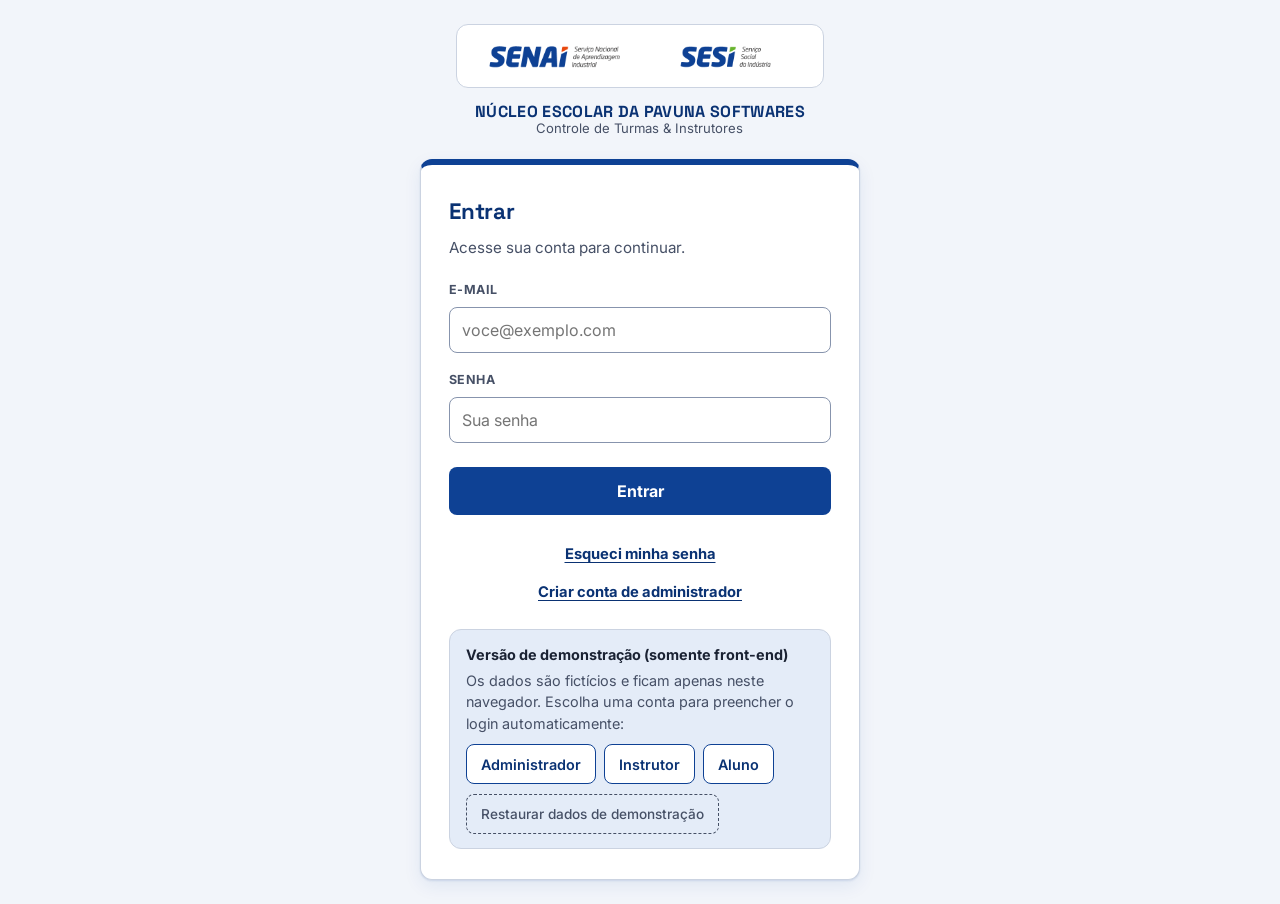
<file: index.html>
<!DOCTYPE html>
<html lang="pt-BR">
<head>
<meta charset="UTF-8">
<meta name="viewport" content="width=device-width, initial-scale=1.0">
<title>Entrar · SISGED · Pavuna Softwares</title>
<link rel="preconnect" href="https://fonts.googleapis.com">
<link href="https://fonts.googleapis.com/css2?family=Space+Grotesk:wght@500;600;700&family=Inter:wght@400;500;600;700&family=IBM+Plex+Mono:wght@500&display=swap" rel="stylesheet">
<link rel="stylesheet" href="css/auth.css">
</head>
<body class="auth-body" data-raiz="">

  <div vw class="enabled">
    <div vw-access-button class="active" title="Ativar VLibras (tradução para Libras)"></div>
    <div vw-plugin-wrapper><div class="vw-plugin-top-wrapper"></div></div>
  </div>
  <script src="https://vlibras.gov.br/app/vlibras-plugin.js"></script>
  <script>if (window.VLibras) { new window.VLibras.Widget('https://vlibras.gov.br/app'); }</script>

<main class="auth-wrap">
  <div class="auth-brand">
    <div class="auth-brand-icon">
      <img src="img/senai-logo.png" alt="Logotipo do SENAI">
      <img src="img/sesi-logo.png" alt="Logotipo do SESI">
    </div>
    <div class="auth-brand-text">
      <strong>NÚCLEO ESCOLAR DA PAVUNA SOFTWARES</strong>
      <span>Controle de Turmas &amp; Instrutores</span>
    </div>
  </div>

  <div class="auth-card">
    <h1>Entrar</h1>
    <p class="auth-sub">Acesse sua conta para continuar.</p>

    <div class="auth-alert" id="loginAlerta" role="alert"></div>

    <form id="formLogin" novalidate>
      <div class="auth-field">
        <label for="email">E-mail</label>
        <input type="email" id="email" placeholder="voce@exemplo.com" autocomplete="username" required aria-required="true">
        <span class="auth-error" id="email-erro"></span>
      </div>

      <div class="auth-field">
        <label for="senha">Senha</label>
        <input type="password" id="senha" placeholder="Sua senha" autocomplete="current-password" required aria-required="true">
        <span class="auth-error" id="senha-erro"></span>
      </div>

      <button type="submit" class="auth-submit">Entrar</button>
    </form>

    <p class="auth-footer"><a href="pages/esqueci-senha.html">Esqueci minha senha</a><br><a href="pages/cadastro.html">Criar conta de administrador</a></p>

    <section class="demo-box" id="contasDemo" aria-labelledby="demoTitulo">
      <strong id="demoTitulo">Versão de demonstração (somente front-end)</strong>
      <p>Os dados são fictícios e ficam apenas neste navegador. Escolha uma conta para preencher o login automaticamente:</p>
      <div class="demo-lista"></div>
      <button type="button" class="demo-reset" id="btnRestaurarDemo">Restaurar dados de demonstração</button>
    </section>
  </div>
</main>

<script src="js/dados-iniciais.js"></script>
<script src="js/api-simulada.js"></script>
<script src="js/auth.js"></script>
</body>
</html>
</file>
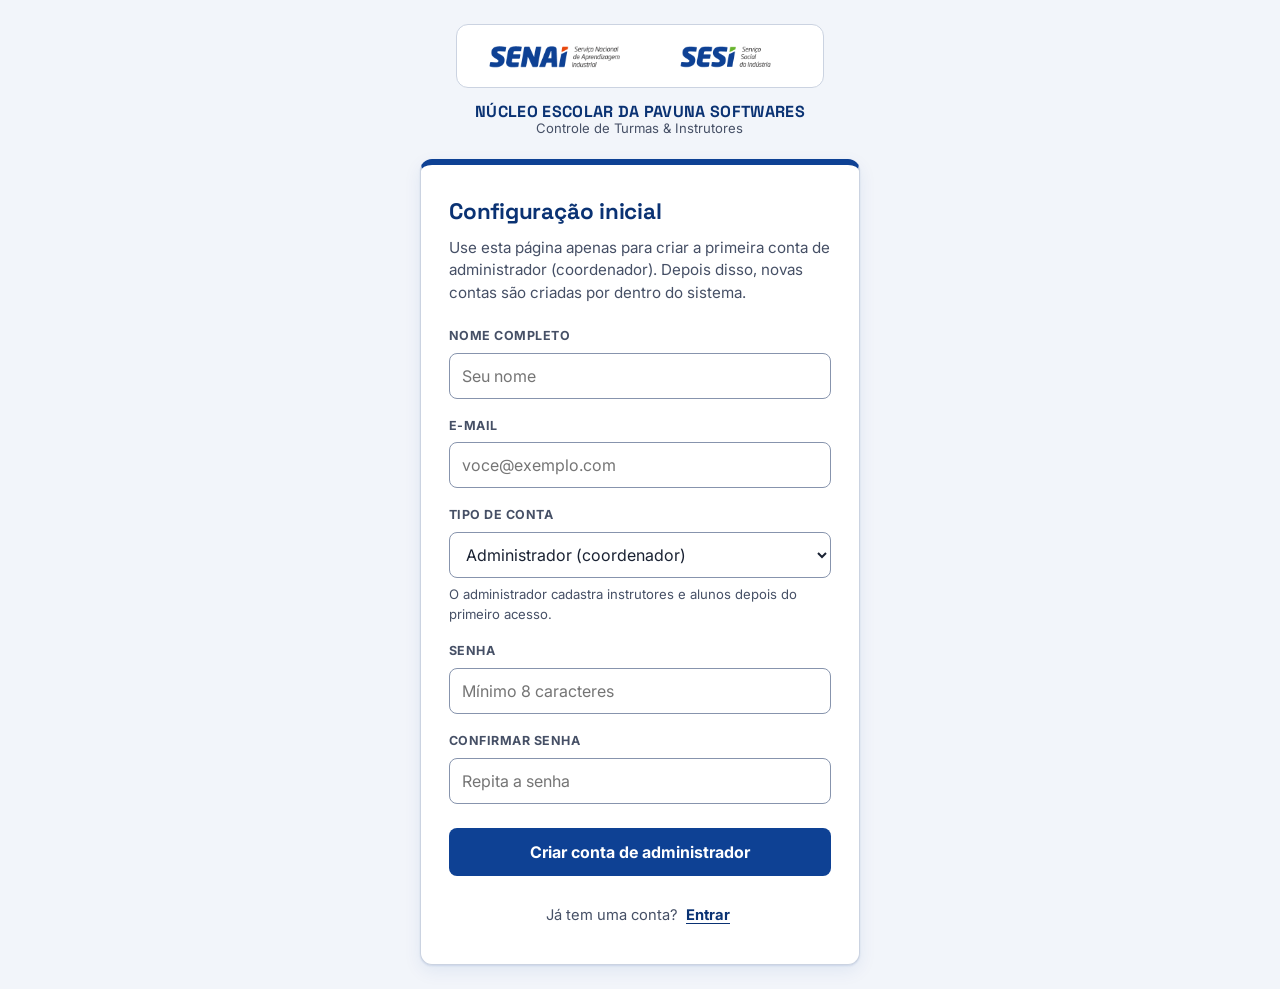
<file: pages/cadastro.html>
<!DOCTYPE html>
<html lang="pt-BR">
<head>
<meta charset="UTF-8">
<meta name="viewport" content="width=device-width, initial-scale=1.0">
<title>Configuração inicial · Pavuna Softwares</title>
<link rel="preconnect" href="https://fonts.googleapis.com">
<link href="https://fonts.googleapis.com/css2?family=Space+Grotesk:wght@500;600;700&family=Inter:wght@400;500;600;700&family=IBM+Plex+Mono:wght@500&display=swap" rel="stylesheet">
<link rel="stylesheet" href="../css/auth.css">
</head>
<body class="auth-body" data-raiz="../">

  <div vw class="enabled">
    <div vw-access-button class="active" title="Ativar VLibras (tradução para Libras)"></div>
    <div vw-plugin-wrapper><div class="vw-plugin-top-wrapper"></div></div>
  </div>
  <script src="https://vlibras.gov.br/app/vlibras-plugin.js"></script>
  <script>if (window.VLibras) { new window.VLibras.Widget('https://vlibras.gov.br/app'); }</script>

<main class="auth-wrap">
  <div class="auth-brand">
    <div class="auth-brand-icon">
      <img src="../img/senai-logo.png" alt="Logotipo do SENAI">
      <img src="../img/sesi-logo.png" alt="Logotipo do SESI">
    </div>
    <div class="auth-brand-text">
      <strong>NÚCLEO ESCOLAR DA PAVUNA SOFTWARES</strong>
      <span>Controle de Turmas &amp; Instrutores</span>
    </div>
  </div>

  <div class="auth-card">
    <h1>Configuração inicial</h1>
    <p class="auth-sub">Use esta página apenas para criar a primeira conta de administrador (coordenador). Depois disso, novas contas são criadas por dentro do sistema.</p>

    <div class="auth-alert" id="cadastroAlerta" role="alert"></div>

    <form id="formCadastro" novalidate>
      <div class="auth-field">
        <label for="nome">Nome completo</label>
        <input type="text" id="nome" placeholder="Seu nome" autocomplete="name" required aria-required="true">
        <span class="auth-error" id="nome-erro"></span>
      </div>

      <div class="auth-field">
        <label for="email">E-mail</label>
        <input type="email" id="email" placeholder="voce@exemplo.com" autocomplete="email" required aria-required="true">
        <span class="auth-error" id="email-erro"></span>
      </div>

      <div class="auth-field">
        <label for="tipo">Tipo de conta</label>
        <select id="tipo">
          <option value="coordenador">Administrador (coordenador)</option>
        </select>
        <span class="auth-hint">O administrador cadastra instrutores e alunos depois do primeiro acesso.</span>
      </div>

      <div class="auth-field">
        <label for="senha">Senha</label>
         <input type="password" id="senha" placeholder="Mínimo 8 caracteres" autocomplete="new-password" required aria-required="true">
        <span class="auth-error" id="senha-erro"></span>
      </div>

      <div class="auth-field">
        <label for="confirmarSenha">Confirmar senha</label>
        <input type="password" id="confirmarSenha" placeholder="Repita a senha" autocomplete="new-password" required aria-required="true">
        <span class="auth-error" id="confirmarSenha-erro"></span>
      </div>

      <button type="submit" class="auth-submit">Criar conta de administrador</button>
    </form>

    <p class="auth-footer">Já tem uma conta? <a href="../index.html">Entrar</a></p>
  </div>
</main>

<script src="../js/dados-iniciais.js"></script>
<script src="../js/api-simulada.js"></script>
<script src="../js/auth.js"></script>
</body>
</html>
</file>
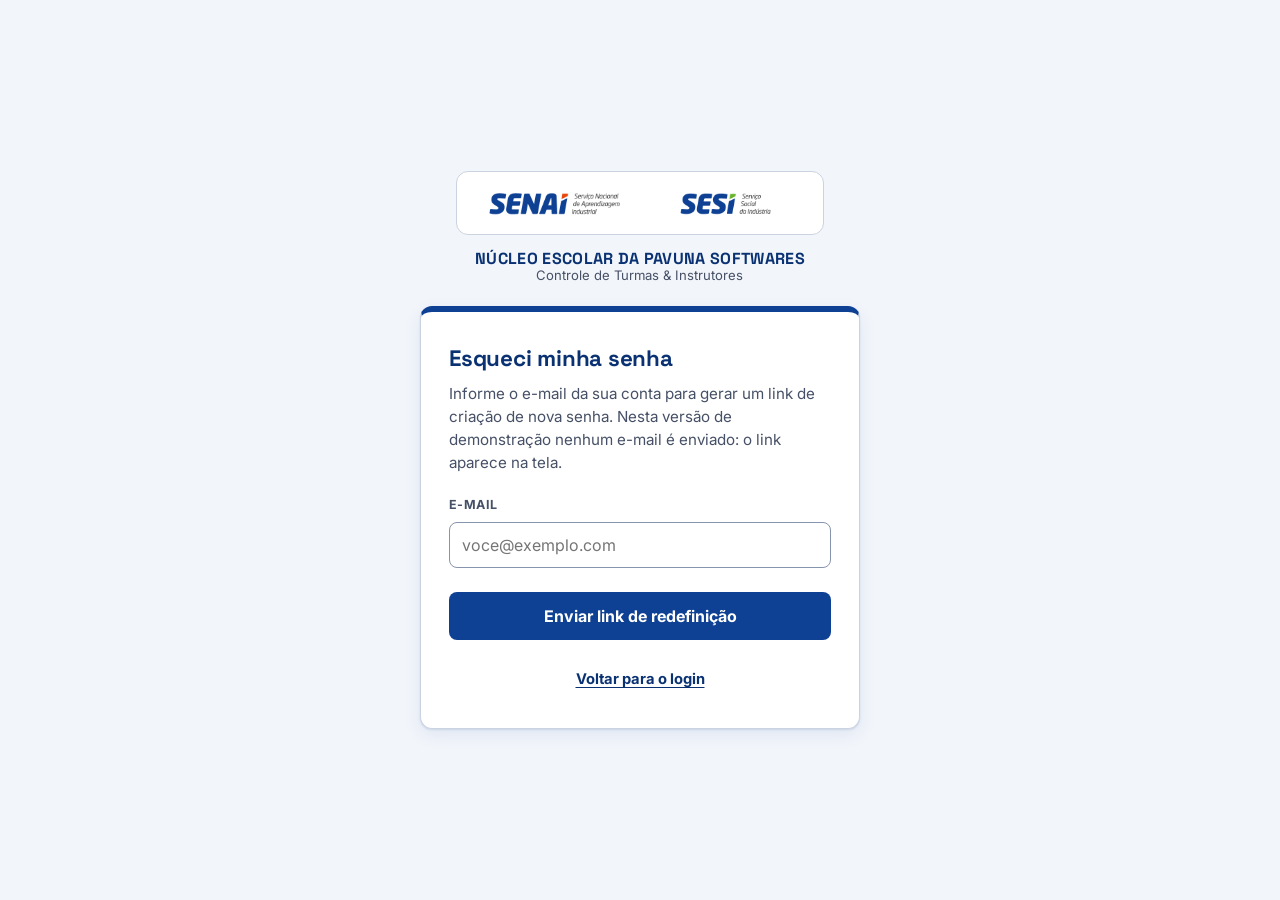
<file: pages/esqueci-senha.html>
<!DOCTYPE html>
<html lang="pt-BR">
<head>
<meta charset="UTF-8">
<meta name="viewport" content="width=device-width, initial-scale=1.0">
<title>Esqueci minha senha · Pavuna Softwares</title>
<link rel="preconnect" href="https://fonts.googleapis.com">
<link href="https://fonts.googleapis.com/css2?family=Space+Grotesk:wght@500;600;700&family=Inter:wght@400;500;600;700&family=IBM+Plex+Mono:wght@500&display=swap" rel="stylesheet">
<link rel="stylesheet" href="../css/auth.css">
</head>
<body class="auth-body" data-raiz="../">

  <div vw class="enabled">
    <div vw-access-button class="active" title="Ativar VLibras (tradução para Libras)"></div>
    <div vw-plugin-wrapper><div class="vw-plugin-top-wrapper"></div></div>
  </div>
  <script src="https://vlibras.gov.br/app/vlibras-plugin.js"></script>
  <script>if (window.VLibras) { new window.VLibras.Widget('https://vlibras.gov.br/app'); }</script>

<main class="auth-wrap">
  <div class="auth-brand">
    <div class="auth-brand-icon">
      <img src="../img/senai-logo.png" alt="Logotipo do SENAI">
      <img src="../img/sesi-logo.png" alt="Logotipo do SESI">
    </div>
    <div class="auth-brand-text">
      <strong>NÚCLEO ESCOLAR DA PAVUNA SOFTWARES</strong>
      <span>Controle de Turmas &amp; Instrutores</span>
    </div>
  </div>

  <div class="auth-card">
    <h1>Esqueci minha senha</h1>
    <p class="auth-sub">Informe o e-mail da sua conta para gerar um link de criação de nova senha. Nesta versão de demonstração nenhum e-mail é enviado: o link aparece na tela.</p>

    <div class="auth-alert" id="esqueciAlerta" role="alert"></div>

    <form id="formEsqueci" novalidate>
      <div class="auth-field">
        <label for="email">E-mail</label>
        <input type="email" id="email" placeholder="voce@exemplo.com" autocomplete="email" required aria-required="true">
        <span class="auth-error" id="email-erro"></span>
      </div>
      <button type="submit" class="auth-submit">Enviar link de redefinição</button>
    </form>

    <p class="auth-footer"><a href="../index.html">Voltar para o login</a></p>
  </div>
</main>

<script src="../js/dados-iniciais.js"></script>
<script src="../js/api-simulada.js"></script>
<script src="../js/auth.js"></script>
</body>
</html>
</file>
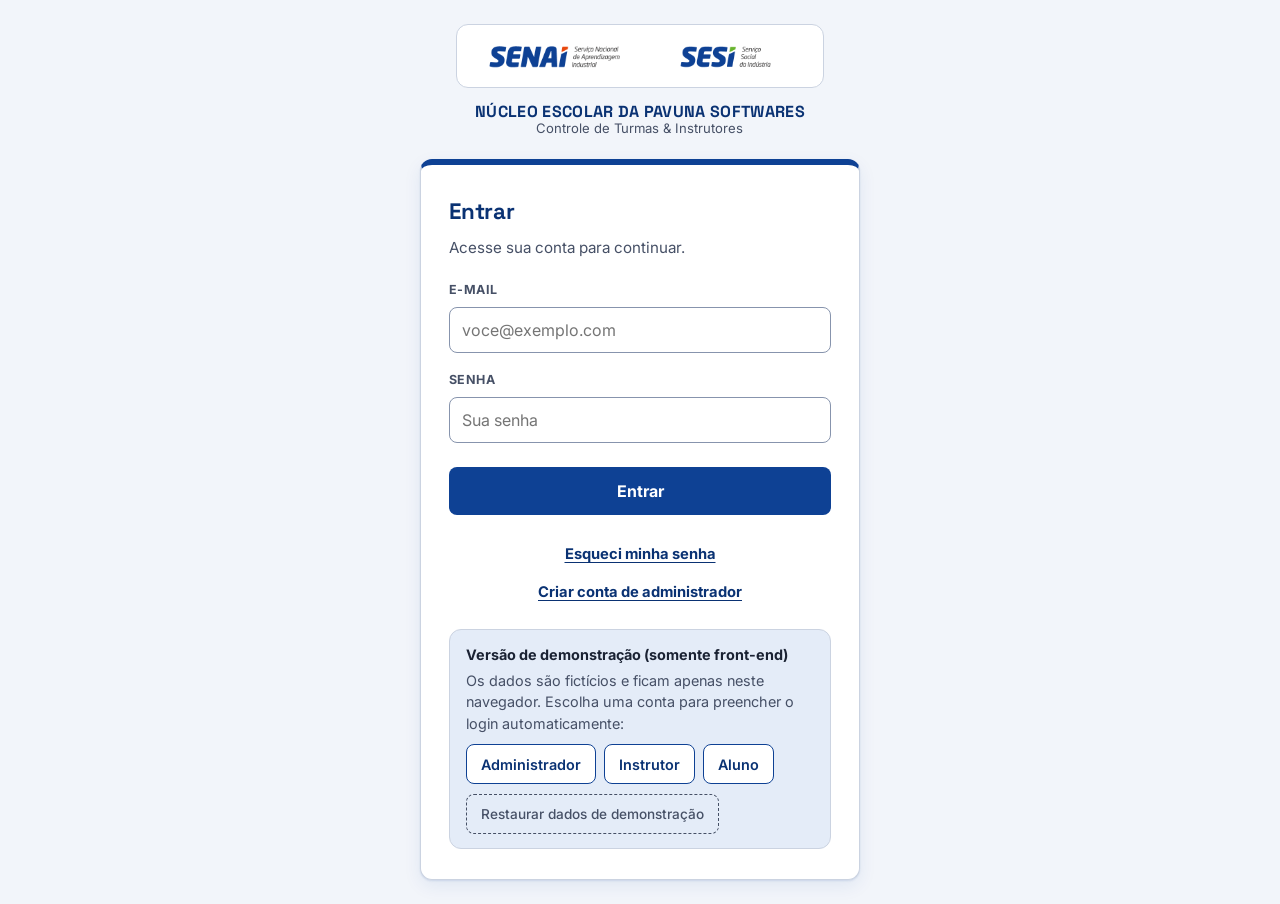
<file: pages/grade.html>
<!DOCTYPE html>
<html lang="pt-BR">
<head>
<meta charset="UTF-8">
<meta name="viewport" content="width=device-width, initial-scale=1.0">
<title>Grade da semana · SISGED · Pavuna Softwares</title>
<link rel="preconnect" href="https://fonts.googleapis.com">
<link href="https://fonts.googleapis.com/css2?family=Space+Grotesk:wght@500;600;700&family=Inter:wght@400;500;600;700&family=IBM+Plex+Mono:wght@500&display=swap" rel="stylesheet">
<link rel="stylesheet" href="../css/style.css">
</head>
<body>

  <a href="#conteudo-principal" class="skip-link">Pular para o conteúdo principal</a>

  <div vw class="enabled">
    <div vw-access-button class="active" title="Ativar VLibras (tradução para Libras)"></div>
    <div vw-plugin-wrapper><div class="vw-plugin-top-wrapper"></div></div>
  </div>
  <script src="https://vlibras.gov.br/app/vlibras-plugin.js"></script>
  <script>if (window.VLibras) { new window.VLibras.Widget('https://vlibras.gov.br/app'); }</script>

<header class="topbar">
  <div class="brand">
    <div class="brand-text">
      <strong>NÚCLEO ESCOLAR DA PAVUNA SOFTWARES</strong>
      <span>Controle de Turmas &amp; Instrutores</span>
    </div>
  </div>

  <nav class="tabs" id="tabs" aria-label="Seções do sistema">
    <button type="button" class="tab active" data-view="grade" aria-current="page">Grade da Semana</button>
    <div class="por-perfil" data-perfis="coordenador,instrutor">
    <button type="button" class="tab" data-view="instrutores">Instrutores</button>
    <button type="button" class="tab" data-view="alunos">Alunos</button>
    </div>
    <div class="por-perfil" data-perfis="coordenador,instrutor">
    <button type="button" class="tab" data-view="relatorios">Relatórios</button>
    </div>
    <div class="por-perfil" data-perfis="coordenador">
    <button type="button" class="tab" data-view="cadastro-instrutor">Cadastrar Instrutor</button>
    </div>
    <div class="por-perfil" data-perfis="coordenador,instrutor">
    <button type="button" class="tab" data-view="cadastro-aluno">Cadastrar Aluno</button>
    </div>
  </nav>

  <div class="perfil-area">
    <button type="button" class="perfil-icon" id="perfilBtn" aria-expanded="false" aria-controls="perfilDropdown" aria-label="Menu da conta">
      <span class="perfil-iniciais" id="perfilIniciais" aria-hidden="true"></span>
    </button>
    <div class="perfil-dropdown" id="perfilDropdown" hidden>
      <div class="perfil-nome" id="perfilNomeMenu"></div>
      <div class="perfil-tipo" id="perfilTipoMenu"></div>
      <button type="button" class="perfil-link" id="btnAlterarSenha">Alterar senha</button>
      <a class="perfil-link perfil-sair js-sair" href="../index.html">Sair do sistema</a>
    </div>
  </div>

  <button type="button" class="menu-toggle" id="menuToggle" aria-expanded="false" aria-controls="mobilePanel" aria-label="Abrir menu de navegação">
    <span aria-hidden="true"></span><span aria-hidden="true"></span><span aria-hidden="true"></span>
  </button>
</header>

<div class="mobile-panel" id="mobilePanel">
  <nav aria-label="Seções do sistema (menu móvel)">
    <button type="button" class="mobile-link" data-view="grade" aria-current="page">Grade da Semana</button>
    <div class="por-perfil" data-perfis="coordenador,instrutor">
    <button type="button" class="mobile-link" data-view="instrutores">Instrutores</button>
    <button type="button" class="mobile-link" data-view="alunos">Alunos</button>
    </div>
    <span class="por-perfil" data-perfis="coordenador,instrutor"><button type="button" class="mobile-link" data-view="relatorios">Relatórios</button></span>
    <span class="por-perfil" data-perfis="coordenador"><button type="button" class="mobile-link" data-view="cadastro-instrutor">Cadastrar Instrutor</button></span>
    <span class="por-perfil" data-perfis="coordenador,instrutor"><button type="button" class="mobile-link" data-view="cadastro-aluno">Cadastrar Aluno</button></span>
    <button type="button" class="mobile-link" id="btnAlterarSenhaMobile">Alterar senha</button>
    <a class="mobile-link mobile-sair js-sair" href="../index.html">Sair do Sistema</a>
  </nav>
</div>

<main id="conteudo-principal" tabindex="-1">

  <noscript><p class="aviso aviso-erro">Este sistema precisa de JavaScript ativado para carregar a grade, as listas e os relatórios.</p></noscript>

  <div class="aviso" id="avisoGlobal" role="status" aria-live="polite" hidden></div>
  <div class="sr-only" id="anuncioSr" role="status" aria-live="polite" aria-atomic="true"></div>
  <div class="print-only print-meta" id="printMeta"></div>

  <!-- VIEW: GRADE DA SEMANA -->
  <section class="view active" id="view-grade" aria-labelledby="titulo-grade">
    <div class="view-head">
      <h1 id="titulo-grade" tabindex="-1">Grade da semana</h1>
      <p>Turmas em andamento por dia e turno. Escolha uma data para ver semanas passadas, a atual ou futuras. Toque numa turma para ver detalhes.</p>
    </div>

    <div class="filters" role="group" aria-label="Filtros da grade da semana">
      <div class="field">
        <label for="filtroData">Data (dia/mês/ano)</label>
        <input type="date" id="filtroData">
      </div>
      <div class="btn-group" role="group" aria-label="Navegar entre semanas">
        <button type="button" class="btn btn-outline" id="btnSemanaAnterior"><span aria-hidden="true">←</span> Semana anterior</button>
        <button type="button" class="btn btn-outline" id="btnHoje">Hoje</button>
        <button type="button" class="btn btn-outline" id="btnSemanaSeguinte">Próxima semana <span aria-hidden="true">→</span></button>
      </div>

      <div class="field">
        <label for="filtroTurno">Turno</label>
        <select id="filtroTurno">
          <option value="todos">Todos os turnos</option>
          <option value="manha">Manhã</option>
          <option value="tarde">Tarde</option>
          <option value="noite">Noite</option>
        </select>
      </div>
      <div class="field">
        <label for="filtroDiaSemana">Dia da semana</label>
        <select id="filtroDiaSemana">
          <option value="todos">Todos os dias</option>
          <option value="0">Segunda-feira</option>
          <option value="1">Terça-feira</option>
          <option value="2">Quarta-feira</option>
          <option value="3">Quinta-feira</option>
          <option value="4">Sexta-feira</option>
          <option value="5">Sábado</option>
        </select>
      </div>
      <div class="field">
        <label for="filtroInstrutorGrade">Instrutor</label>
        <select id="filtroInstrutorGrade"><option value="todos">Todos os instrutores</option></select>
      </div>
      <div class="field">
        <label for="filtroTurmaGrade">Turma</label>
        <select id="filtroTurmaGrade"><option value="todos">Todas as turmas</option></select>
      </div>
      <div class="field">
        <label for="filtroSalaGrade">Sala</label>
        <select id="filtroSalaGrade"><option value="todos">Todas as salas</option></select>
      </div>
      <button type="button" class="btn btn-outline" id="btnLimparGrade">Limpar filtros</button>
    </div>

    <div class="toolbar">
      <div class="legend" role="group" aria-label="Legenda das cores dos turnos">
        <span class="dot dot-manha" aria-hidden="true"></span> Manhã
        <span class="dot dot-tarde" aria-hidden="true"></span> Tarde
        <span class="dot dot-noite" aria-hidden="true"></span> Noite
      </div>
      <div class="btn-group report-bar" role="group" aria-label="Relatório da grade">
        <button type="button" class="btn btn-primary js-relatorio" data-view="grade">Gerar relatório</button>
        <button type="button" class="btn btn-outline js-imprimir">Imprimir / salvar PDF</button>
      </div>
    </div>

    <p class="periodo-label" id="periodoGrade" role="status" aria-live="polite"></p>

    <div class="grade-scroll" tabindex="0" role="region" aria-label="Tabela da grade da semana (role para os lados se necessário)">
      <table class="grade" id="tabelaGrade">
        <caption class="sr-only" id="capGrade">Grade semanal de aulas por dia e turno</caption>
        <thead>
          <tr>
            <th scope="col" class="col-dia">Dia</th>
            <th scope="col" id="th-manha">Manhã</th>
            <th scope="col" id="th-tarde">Tarde</th>
            <th scope="col" id="th-noite">Noite</th>
          </tr>
        </thead>
        <tbody id="corpoGrade"></tbody>
      </table>
    </div>
    <p class="empty-state" id="vazioGrade" hidden>Nenhuma aula encontrada nesta semana com os filtros escolhidos.</p>

    <div class="page-logos">
      <img src="../img/senai-logo.png" alt="Logotipo do SENAI">
      <img src="../img/sesi-logo.png" alt="Logotipo do SESI">
    </div>
  </section>

  <div class="por-perfil" data-perfis="coordenador,instrutor">
  <!-- VIEW: INSTRUTORES -->
  <section class="view" id="view-instrutores" aria-labelledby="titulo-instrutores">
    <div class="view-head">
      <h1 id="titulo-instrutores" tabindex="-1">Consulta de instrutores</h1>
      <p>Escolha o instrutor e o período (data inicial e final) para ver as aulas e a carga horária por matéria.</p>
    </div>

    <div class="filters" role="group" aria-label="Filtros de instrutores">
      <div class="field">
        <label for="filtroInstrutor">Instrutor</label>
        <select id="filtroInstrutor"><option value="todos">Todos os instrutores</option></select>
      </div>
      <div class="field">
        <label for="instrDataIni">Data inicial</label>
        <input type="date" id="instrDataIni">
      </div>
      <div class="field">
        <label for="instrDataFim">Data final</label>
        <input type="date" id="instrDataFim">
      </div>
      <button type="button" class="btn btn-outline" id="btnLimparInstr">Limpar filtros</button>
    </div>

    <div class="toolbar">
      <div class="btn-group report-bar" role="group" aria-label="Relatório de instrutores">
        <button type="button" class="btn btn-primary js-relatorio" data-view="instrutores">Gerar relatório</button>
        <button type="button" class="btn btn-outline js-imprimir">Imprimir / salvar PDF</button>
      </div>
      <div class="por-perfil" data-perfis="coordenador">
      <div class="btn-group" role="group" aria-label="Ações de administrador sobre o instrutor selecionado">
        <button type="button" class="btn btn-warning" id="btnStatusInstrutor">Desativar instrutor selecionado</button>
        <button type="button" class="btn btn-danger" id="btnDeletarInstrutorSelecionado">Excluir instrutor selecionado</button>
      </div>
      </div>
    </div>

    <p class="periodo-label" id="resumoInstrutor" role="status" aria-live="polite"></p>
    <p class="aviso aviso-erro" id="erroPeriodoInstr" role="alert" hidden></p>

    <h2 class="section-title" id="tituloCarga">Carga horária por matéria</h2>
    <div class="table-wrap" tabindex="0" role="region" aria-labelledby="tituloCarga">
      <table class="lista" id="tabelaCarga">
        <thead>
          <tr>
            <th scope="col">Instrutor</th>
            <th scope="col">Matéria</th>
            <th scope="col">Turma</th>
            <th scope="col" class="num">Aulas no período</th>
            <th scope="col" class="num">Carga horária</th>
          </tr>
        </thead>
        <tbody></tbody>
        <tfoot></tfoot>
      </table>
    </div>

    <h2 class="section-title" id="tituloAulasInstr">Aulas no período</h2>
    <div class="table-wrap" tabindex="0" role="region" aria-labelledby="tituloAulasInstr">
      <table class="lista" id="tabelaInstrutor">
        <thead>
          <tr>
            <th scope="col">Instrutor</th>
            <th scope="col">Dia</th>
            <th scope="col">Turno</th>
            <th scope="col">Turma</th>
            <th scope="col">Matéria</th>
            <th scope="col">Sala</th>
            <th scope="col">Vigência</th>
            <th scope="col">Status</th>
            <th scope="col" class="num">Carga horária no período</th>
          </tr>
        </thead>
        <tbody></tbody>
      </table>
    </div>
    <p class="empty-state" id="vazioInstrutor" hidden>Nenhuma aula encontrada para esse instrutor no período escolhido.</p>

    <div class="page-logos">
      <img src="../img/senai-logo.png" alt="Logotipo do SENAI">
      <img src="../img/sesi-logo.png" alt="Logotipo do SESI">
    </div>
  </section>

  <!-- VIEW: ALUNOS -->
  <section class="view" id="view-alunos" aria-labelledby="titulo-alunos">
    <div class="view-head">
      <h1 id="titulo-alunos" tabindex="-1">Consulta de alunos</h1>
      <p>Situação de matrícula e frequência. Filtre por aluno, turma ou sala.</p>
    </div>

    <div class="filters" role="group" aria-label="Filtros de alunos">
      <div class="field">
        <label for="filtroAlunoSelect">Aluno (por nome)</label>
        <select id="filtroAlunoSelect"><option value="todos">Todos os alunos</option></select>
      </div>
      <div class="field">
        <label for="filtroTurmaAluno">Turma</label>
        <select id="filtroTurmaAluno"><option value="todos">Todas as turmas</option></select>
      </div>
      <div class="field">
        <label for="filtroSalaAluno">Sala</label>
        <select id="filtroSalaAluno"><option value="todos">Todas as salas</option></select>
      </div>
      <button type="button" class="btn btn-outline" id="btnLimparAlunos">Limpar filtros</button>
    </div>

    <div class="toolbar">
      <div class="btn-group report-bar" role="group" aria-label="Relatório de alunos">
        <button type="button" class="btn btn-primary js-relatorio" data-view="alunos">Gerar relatório</button>
        <button type="button" class="btn btn-outline js-imprimir">Imprimir / salvar PDF</button>
      </div>
      <div class="por-perfil" data-perfis="coordenador">
      <div class="btn-group" role="group" aria-label="Ações de administrador sobre o aluno selecionado">
        <button type="button" class="btn btn-warning" id="btnStatusAluno">Desativar aluno selecionado</button>
        <button type="button" class="btn btn-danger" id="btnDeletarAlunoSelecionado">Excluir aluno selecionado</button>
      </div>
      </div>
    </div>

    <p class="periodo-label" id="resumoAlunos" role="status" aria-live="polite"></p>
    <ul class="cards-alunos" id="listaAlunos" aria-label="Lista de alunos"></ul>
    <p class="empty-state" id="vazioAluno" hidden>Nenhum aluno encontrado com esses filtros.</p>

    <div class="page-logos">
      <img src="../img/senai-logo.png" alt="Logotipo do SENAI">
      <img src="../img/sesi-logo.png" alt="Logotipo do SESI">
    </div>
  </section>
  </div>

  <div class="por-perfil" data-perfis="coordenador,instrutor">
  <!-- VIEW: RELATÓRIOS -->
  <section class="view" id="view-relatorios" aria-labelledby="titulo-relatorios">
    <div class="view-head">
      <h1 id="titulo-relatorios" tabindex="-1">Relatório de instrutor</h1>
      <p>Resumo de aulas confirmadas, canceladas e de reposição por instrutor.</p>
    </div>
    <div class="filters" role="group" aria-label="Filtros do relatório">
      <div class="por-perfil" data-perfis="coordenador">
      <div class="field">
        <label for="relatorioInstrutor">Instrutor</label>
        <select id="relatorioInstrutor"></select>
      </div>
      </div>
      <button type="button" class="btn btn-primary" id="gerarRelatorio">Gerar relatório</button>
      <button type="button" class="btn btn-outline" id="exportarRelatorio">Exportar CSV</button>
    </div>
    <div id="relatorioResumo" class="relatorio-resumo" role="region" aria-live="polite" aria-label="Resumo do relatório"></div>
    <div class="table-wrap" tabindex="0" role="region" aria-label="Aulas do relatório">
      <table class="lista" id="tabelaRelatorio">
        <thead>
          <tr>
            <th scope="col">Dia</th>
            <th scope="col">Turno</th>
            <th scope="col">Turma</th>
            <th scope="col">Sala</th>
            <th scope="col">Status</th>
          </tr>
        </thead>
        <tbody></tbody>
      </table>
    </div>

    <div class="page-logos">
      <img src="../img/senai-logo.png" alt="Logotipo do SENAI">
      <img src="../img/sesi-logo.png" alt="Logotipo do SESI">
    </div>
  </section>
  </div>

  <div class="por-perfil" data-perfis="coordenador">
  <!-- VIEW: CADASTRAR INSTRUTOR -->
  <section class="view" id="view-cadastro-instrutor" aria-labelledby="titulo-cad-instrutor">
    <div class="view-head">
      <h1 id="titulo-cad-instrutor" tabindex="-1">Cadastrar instrutor</h1>
      <p>Somente administradores podem criar contas de instrutor.</p>
    </div>
    <div class="form-card">
      <div class="auth-alert" id="alertaCadastroInstrutor" role="alert"></div>
      <form id="formCadastroInstrutor" class="form-stack" novalidate>
        <div class="auth-field">
          <label for="ciNome">Nome completo</label>
          <input type="text" id="ciNome" name="nome" required aria-required="true" autocomplete="off">
        </div>
        <div class="auth-field">
          <label for="ciEmail">E-mail</label>
          <input type="email" id="ciEmail" name="email" required aria-required="true" autocomplete="off">
        </div>
        <div class="auth-field">
          <label for="ciSenha">Senha provisória</label>
          <input type="password" id="ciSenha" name="senha" required aria-required="true" aria-describedby="ciSenhaDica" autocomplete="new-password">
           <span class="auth-hint" id="ciSenhaDica">Mínimo de 8 caracteres. A pessoa poderá trocar depois em “Alterar senha”.</span>
        </div>
        <div class="form-actions">
          <button type="submit" class="btn btn-primary btn-lg">Cadastrar instrutor</button>
        </div>
      </form>
    </div>

    <div class="page-logos">
      <img src="../img/senai-logo.png" alt="Logotipo do SENAI">
      <img src="../img/sesi-logo.png" alt="Logotipo do SESI">
    </div>
  </section>
  </div>

  <div class="por-perfil" data-perfis="coordenador,instrutor">
  <!-- VIEW: CADASTRAR ALUNO -->
  <section class="view" id="view-cadastro-aluno" aria-labelledby="titulo-cad-aluno">
    <div class="view-head">
      <h1 id="titulo-cad-aluno" tabindex="-1">Cadastrar aluno</h1>
      <p>Administradores e instrutores podem matricular novos alunos.</p>
    </div>
    <div class="form-card">
      <div class="auth-alert" id="alertaCadastroAluno" role="alert"></div>
      <form id="formCadastroAluno" class="form-stack" novalidate>
        <div class="auth-field">
          <label for="caNome">Nome completo</label>
          <input type="text" id="caNome" name="nome" required aria-required="true" autocomplete="off">
        </div>
        <div class="auth-field">
          <label for="caEmail">E-mail</label>
          <input type="email" id="caEmail" name="email" required aria-required="true" autocomplete="off">
        </div>
        <div class="auth-field">
          <label for="caSenha">Senha provisória</label>
          <input type="password" id="caSenha" name="senha" required aria-required="true" aria-describedby="caSenhaDica" autocomplete="new-password">
           <span class="auth-hint" id="caSenhaDica">Mínimo de 8 caracteres. A pessoa poderá trocar depois em “Alterar senha”.</span>
        </div>
        <div class="auth-field">
          <label for="caTurma">Turma</label>
          <select id="caTurma" name="turma" required aria-required="true"></select>
        </div>
        <div class="form-actions">
          <button type="submit" class="btn btn-primary btn-lg">Cadastrar aluno</button>
        </div>
      </form>
    </div>

    <div class="page-logos">
      <img src="../img/senai-logo.png" alt="Logotipo do SENAI">
      <img src="../img/sesi-logo.png" alt="Logotipo do SESI">
    </div>
  </section>
  </div>

</main>

<!-- MODAL: DETALHE DA AULA -->
<div class="overlay" id="detailOverlay" hidden>
  <div class="modal" role="dialog" aria-modal="true" aria-labelledby="detalheTitulo" tabindex="-1">
    <h2 id="detalheTitulo"></h2>
    <div id="detalheCorpo"></div>
    <button type="button" class="btn btn-primary btn-block" id="fecharDetalhe" data-foco-inicial>Fechar</button>
  </div>
</div>

<!-- MODAL: ALTERAR SENHA -->
<div class="overlay" id="senhaOverlay" hidden>
  <div class="modal" role="dialog" aria-modal="true" aria-labelledby="senhaTitulo" tabindex="-1">
    <h2 id="senhaTitulo">Alterar senha</h2>
    <div class="auth-alert" id="alertaSenha" role="alert"></div>
    <form id="formSenha" class="form-stack" novalidate>
      <div class="auth-field">
        <label for="senhaAtual">Senha atual</label>
        <input type="password" id="senhaAtual" required aria-required="true" autocomplete="current-password" data-foco-inicial>
      </div>
      <div class="auth-field">
        <label for="senhaNova">Nova senha</label>
        <input type="password" id="senhaNova" required aria-required="true" aria-describedby="senhaNovaDica" autocomplete="new-password">
        <span class="auth-hint" id="senhaNovaDica">Mínimo de 8 caracteres.</span>
      </div>
      <div class="auth-field">
        <label for="senhaConfirma">Confirmar nova senha</label>
        <input type="password" id="senhaConfirma" required aria-required="true" autocomplete="new-password">
      </div>
      <div class="form-actions form-actions-row">
        <button type="submit" class="btn btn-primary">Salvar nova senha</button>
        <button type="button" class="btn btn-outline" id="cancelarSenha">Cancelar</button>
      </div>
    </form>
  </div>
</div>



<script src="../js/dados-iniciais.js"></script>
<script src="../js/api-simulada.js"></script>
<script src="../js/sessao.js"></script>
<script src="../js/script.js"></script>
</body>
</html>
</file>
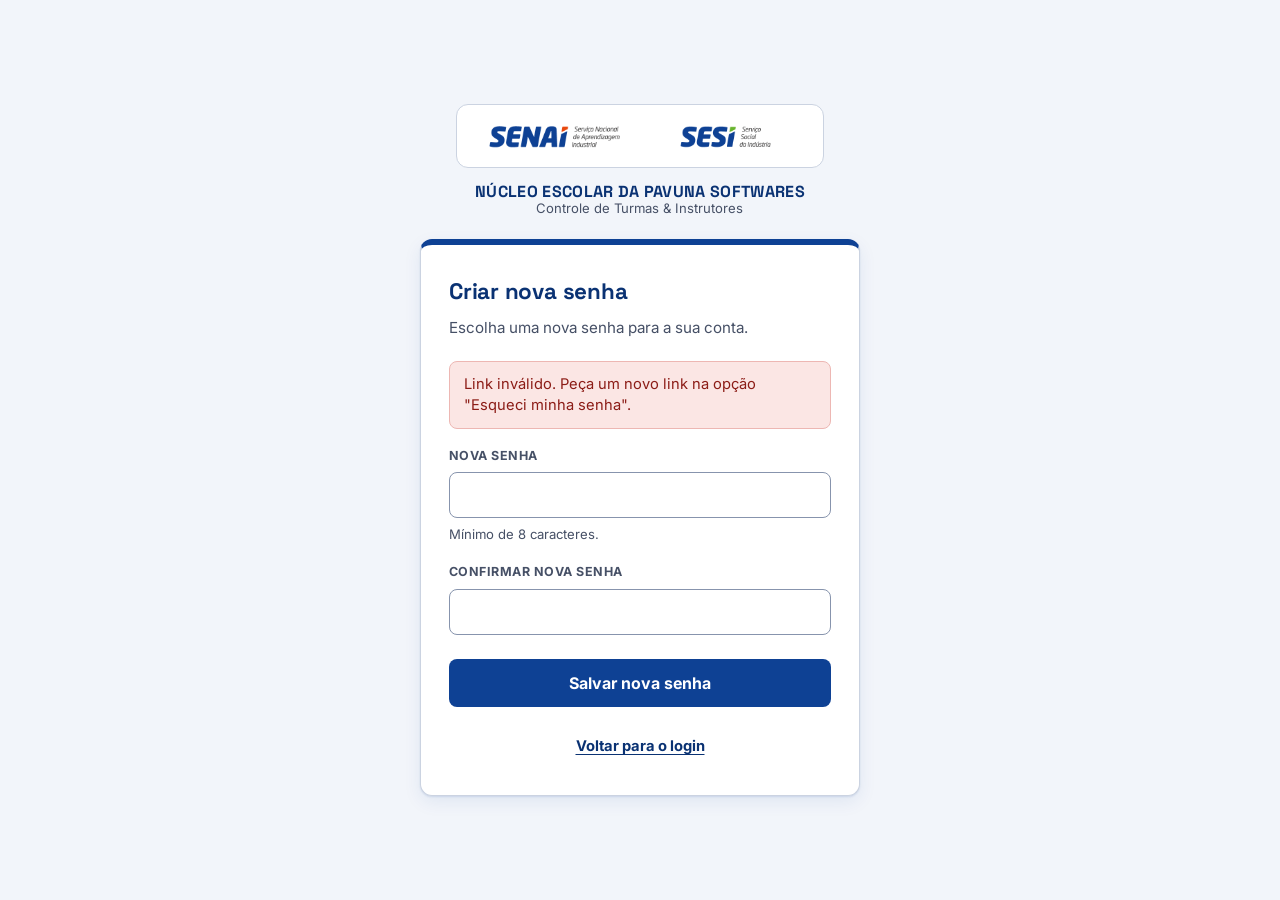
<file: pages/redefinir-senha.html>
<!DOCTYPE html>
<html lang="pt-BR">
<head>
<meta charset="UTF-8">
<meta name="viewport" content="width=device-width, initial-scale=1.0">
<title>Criar nova senha · Pavuna Softwares</title>
<link rel="preconnect" href="https://fonts.googleapis.com">
<link href="https://fonts.googleapis.com/css2?family=Space+Grotesk:wght@500;600;700&family=Inter:wght@400;500;600;700&family=IBM+Plex+Mono:wght@500&display=swap" rel="stylesheet">
<link rel="stylesheet" href="../css/auth.css">
</head>
<body class="auth-body" data-raiz="../">

  <div vw class="enabled">
    <div vw-access-button class="active" title="Ativar VLibras (tradução para Libras)"></div>
    <div vw-plugin-wrapper><div class="vw-plugin-top-wrapper"></div></div>
  </div>
  <script src="https://vlibras.gov.br/app/vlibras-plugin.js"></script>
  <script>if (window.VLibras) { new window.VLibras.Widget('https://vlibras.gov.br/app'); }</script>

<main class="auth-wrap">
  <div class="auth-brand">
    <div class="auth-brand-icon">
      <img src="../img/senai-logo.png" alt="Logotipo do SENAI">
      <img src="../img/sesi-logo.png" alt="Logotipo do SESI">
    </div>
    <div class="auth-brand-text">
      <strong>NÚCLEO ESCOLAR DA PAVUNA SOFTWARES</strong>
      <span>Controle de Turmas &amp; Instrutores</span>
    </div>
  </div>

  <div class="auth-card">
    <h1>Criar nova senha</h1>
    <p class="auth-sub">Escolha uma nova senha para a sua conta.</p>

    <div class="auth-alert" id="redefinirAlerta" role="alert"></div>

    <form id="formRedefinir" novalidate>
      <div class="auth-field">
        <label for="novaSenha">Nova senha</label>
        <input type="password" id="novaSenha" autocomplete="new-password" required aria-required="true" aria-describedby="novaSenha-dica novaSenha-erro">
        <span class="auth-hint" id="novaSenha-dica">Mínimo de 8 caracteres.</span>
        <span class="auth-error" id="novaSenha-erro"></span>
      </div>
      <div class="auth-field">
        <label for="confirmarNovaSenha">Confirmar nova senha</label>
        <input type="password" id="confirmarNovaSenha" autocomplete="new-password" required aria-required="true">
        <span class="auth-error" id="confirmarNovaSenha-erro"></span>
      </div>
      <button type="submit" class="auth-submit">Salvar nova senha</button>
    </form>

    <p class="auth-footer"><a href="../index.html">Voltar para o login</a></p>
  </div>
</main>

<script src="../js/dados-iniciais.js"></script>
<script src="../js/api-simulada.js"></script>
<script src="../js/auth.js"></script>
</body>
</html>
</file>
<file: css/auth.css>
/* Páginas de acesso (login, cadastro inicial, esqueci/redefinir senha) — tema SESI/SENAI, sem verde */
:root{
  --bg: #F2F5FA;
  --surface: #FFFFFF;
  --ink: #1A2233;
  --ink-soft: #465066;
  --line: #CBD3E1;
  --primary: #0E4194;
  --primary-dark: #0A3273;
  --primary-tint: #E4ECF8;
  --accent: #E8490F;
  --danger: #B3261E;
  --danger-dark: #8C1D17;
  --danger-tint: #FBE6E4;
  --radius: 12px;
  --shadow: 0 1px 2px rgba(14,65,148,.12), 0 6px 18px rgba(14,65,148,.08);
}

*{ box-sizing:border-box; }
html{ scroll-behavior:smooth; }
body.auth-body{
  margin:0; min-height:100vh;
  background:var(--bg); color:var(--ink);
  font-family:'Inter',system-ui,sans-serif; line-height:1.5;
  -webkit-font-smoothing:antialiased;
  display:flex; align-items:center; justify-content:center; padding:24px;
}
h1,h2,h3{ font-family:'Space Grotesk',sans-serif; letter-spacing:-.01em; margin:0; }

.sr-only{
  position:absolute !important; width:1px !important; height:1px !important; padding:0 !important; margin:-1px !important;
  overflow:hidden !important; clip:rect(0,0,0,0) !important; white-space:nowrap !important; border:0 !important;
}
:focus-visible{ outline:3px solid var(--primary); outline-offset:2px; }

.auth-wrap{ width:100%; max-width:440px; }

.auth-brand{ display:flex; flex-direction:column; align-items:center; gap:14px; margin-bottom:22px; text-align:center; }
.auth-brand-icon{
  display:flex; align-items:center; justify-content:center; gap:20px; flex-wrap:wrap;
  background:#fff; border:1px solid var(--line); border-radius:var(--radius); padding:12px 22px;
}
.auth-brand-icon img{ height:38px; width:auto; display:block; }
.auth-brand-text{ display:flex; flex-direction:column; line-height:1.2; }
.auth-brand-text strong{ font-family:'Space Grotesk'; font-size:1rem; letter-spacing:.02em; color:var(--primary-dark); }
.auth-brand-text span{ font-size:.82rem; color:var(--ink-soft); }

.auth-card{
  background:var(--surface); border:1px solid var(--line); border-top:6px solid var(--primary);
  border-radius:var(--radius); box-shadow:var(--shadow); padding:30px 28px;
}
.auth-card h1{ font-size:1.4rem; color:var(--primary-dark); }
.auth-card p.auth-sub{ margin:8px 0 22px; color:var(--ink-soft); font-size:.95rem; }

.auth-field{ display:flex; flex-direction:column; gap:7px; margin-bottom:18px; }
.auth-field label{ font-size:.78rem; font-weight:700; color:var(--ink-soft); text-transform:uppercase; letter-spacing:.04em; }
.auth-field input, .auth-field select{
  font-family:'Inter'; font-size:1rem; color:var(--ink);
  border:1.5px solid #8794AD; border-radius:8px; padding:11px 12px; min-height:46px; background:#fff; width:100%;
}
.auth-field input:focus, .auth-field select:focus{ outline:3px solid var(--primary); outline-offset:1px; border-color:var(--primary); }
.auth-field .auth-hint{ font-size:.82rem; color:var(--ink-soft); }
.auth-field.field-error input, .auth-field.field-error select{ border-color:var(--danger); border-width:2px; }
.auth-field .auth-error{ font-size:.85rem; font-weight:600; color:var(--danger-dark); display:none; }
.auth-field.field-error .auth-error{ display:block; }

.auth-submit{
  appearance:none; border:none; cursor:pointer; width:100%; min-height:48px; padding:12px;
  border-radius:8px; background:var(--primary); color:#fff;
  font-family:'Inter'; font-weight:700; font-size:1rem; margin-top:6px; transition:background .15s;
}
.auth-submit:hover{ background:var(--primary-dark); }

.auth-alert{ display:none; margin-bottom:18px; padding:12px 14px; border-radius:8px; font-size:.92rem; line-height:1.4; border:1px solid transparent; }
.auth-alert.show{ display:block; }
.auth-alert.error{ background:var(--danger-tint); color:var(--danger-dark); border-color:#EDB7B3; }
.auth-alert.success{ background:var(--primary-tint); color:var(--primary-dark); border-color:#B5C7E6; }

.auth-footer{ margin:20px 0 0; text-align:center; font-size:.92rem; color:var(--ink-soft); }
.auth-footer a{ color:var(--primary-dark); font-weight:700; text-decoration:underline; text-underline-offset:3px; display:inline-block; padding:8px 4px; }
.auth-footer a:hover{ color:var(--accent); }

@media (prefers-reduced-motion: reduce){ html{ scroll-behavior:auto; } .auth-submit{ transition:none; } }

/* ---------- Caixa de contas de demonstração (SISGED estático) ---------- */
.demo-box{
  margin-top:18px; padding:14px 16px;
  background:var(--primary-tint); border:1px solid var(--line); border-radius:var(--radius);
  font-size:.9rem; color:var(--ink-soft);
}
.demo-box strong{ display:block; color:var(--ink); margin-bottom:4px; }
.demo-box p{ margin:0 0 10px; }
.demo-lista{ display:flex; flex-wrap:wrap; gap:8px; }
.demo-btn, .demo-reset{
  font:inherit; font-weight:600; cursor:pointer; border-radius:8px; min-height:40px; padding:6px 14px;
}
.demo-btn{ background:var(--surface); color:var(--primary-dark); border:1px solid var(--primary); }
.demo-btn:hover{ background:var(--primary); color:#fff; }
.demo-reset{ margin-top:10px; background:transparent; color:var(--ink-soft); border:1px dashed var(--ink-soft); font-weight:500; font-size:.85rem; }
.demo-reset:hover{ color:var(--danger); border-color:var(--danger); }
.auth-alert a{ color:inherit; font-weight:700; text-decoration:underline; }
</file>
<file: css/style.css>
/* ==========================================================================
   PAVUNA SOFTWARES — tema SESI/SENAI
   Cores tiradas dos próprios logos: azul #0E4194, laranja #E8490F, cinza #575656.
   Fundo neutro/claro para que os logos (azul + cinza, fundo transparente) fiquem sempre legíveis.
   ========================================================================== */
:root{
  --bg: #F2F5FA;
  --surface: #FFFFFF;
  --ink: #1A2233;
  --ink-soft: #465066;
  --line: #CBD3E1;

  --primary: #0E4194;
  --primary-dark: #0A3273;
  --primary-tint: #E4ECF8;

  --accent: #E8490F;
  --accent-dark: #A63A0B;
  --accent-tint: #FDEBE3;

  --cinza: #575656;
  --cinza-dark: #3F3E3E;
  --cinza-tint: #ECECEC;

  --danger: #B3261E;
  --danger-dark: #8C1D17;
  --danger-tint: #FBE6E4;

  --manha: var(--accent);
  --tarde: var(--primary);
  --noite: var(--cinza);

  --radius: 12px;
  --shadow: 0 1px 2px rgba(14,65,148,.12), 0 6px 18px rgba(14,65,148,.08);
}

*{ box-sizing:border-box; }
html{ scroll-behavior:smooth; }
body{
  margin:0;
  background:var(--bg);
  color:var(--ink);
  font-family:'Inter',system-ui,sans-serif;
  font-size:1rem;
  line-height:1.5;
  -webkit-font-smoothing:antialiased;
}
body.modal-aberto{ overflow:hidden; }
h1,h2,h3{ font-family:'Space Grotesk',sans-serif; letter-spacing:-.01em; margin:0; }
.mono{ font-family:'IBM Plex Mono', monospace; }

/* ============ ACESSIBILIDADE ============ */
.sr-only{
  position:absolute !important; width:1px !important; height:1px !important;
  padding:0 !important; margin:-1px !important; overflow:hidden !important;
  clip:rect(0,0,0,0) !important; white-space:nowrap !important; border:0 !important;
}
.skip-link{
  position:absolute; top:-60px; left:0; z-index:1000;
  background:var(--primary-dark); color:#fff; padding:10px 18px;
  text-decoration:none; font-weight:700; border-radius:0 0 8px 0;
}
.skip-link:focus{ top:0; outline:3px solid #fff; outline-offset:-6px; }

:focus-visible{ outline:3px solid var(--primary); outline-offset:2px; }
.topbar :focus-visible, .mobile-panel :focus-visible{ outline-color:#fff; }
.print-only{ display:none; }

/* ============ TOPBAR ============ */
.topbar{
  position:sticky; top:0; z-index:20;
  display:flex; align-items:center; gap:24px;
  background:var(--primary);
  border-bottom:4px solid var(--accent);
  padding:12px 24px;
  box-shadow:var(--shadow);
}
.brand{ display:flex; align-items:center; gap:12px; margin-right:auto; }
.brand-text{ display:flex; flex-direction:column; line-height:1.2; color:#fff; }
.brand-text strong{ font-family:'Space Grotesk'; font-size:1rem; letter-spacing:.02em; }
.brand-text span{ font-size:.78rem; color:#DCE6F7; }

.tabs{ display:flex; flex-wrap:wrap; gap:4px; }
.tab{
  appearance:none; border:none; cursor:pointer;
  background:transparent; color:#fff;
  padding:10px 16px; min-height:44px; border-radius:999px;
  font-family:'Inter'; font-weight:600; font-size:.88rem;
  transition:background .15s, color .15s;
}
.tab:hover{ background:rgba(255,255,255,.16); }
.tab.active{ background:#fff; color:var(--primary-dark); }

.menu-toggle{
  display:none; flex-direction:column; justify-content:center; gap:5px;
  background:none; border:none; cursor:pointer; padding:10px; min-width:44px; min-height:44px;
}
.menu-toggle span{ width:22px; height:3px; background:#fff; border-radius:2px; }

.mobile-panel{ display:none; flex-direction:column; background:var(--primary-dark); padding:8px; gap:4px; }
.mobile-panel.open{ display:flex; }
.mobile-panel nav{ display:flex; flex-direction:column; gap:4px; }
.mobile-link{
  appearance:none; border:none; text-align:left; cursor:pointer; text-decoration:none; display:block;
  background:rgba(255,255,255,.1); color:#fff;
  padding:13px 14px; min-height:44px; border-radius:8px; font-family:'Inter'; font-weight:600; font-size:.95rem;
}
.mobile-link[aria-current="page"]{ background:#fff; color:var(--primary-dark); }
.mobile-sair{ background:var(--danger-tint); color:var(--danger-dark); }

@media (max-width: 900px){
  .tabs{ display:none; }
  .menu-toggle{ display:flex; }
}

/* ============ MAIN / VIEWS ============ */
main{ max-width:1280px; margin:0 auto; padding:28px 24px 80px; }
main:focus{ outline:none; }
.view{ display:none; animation:fade .25s ease; }
.view.active{ display:block; }
@keyframes fade{ from{opacity:0; transform:translateY(4px)} to{opacity:1; transform:none} }

.view-head{ margin-bottom:22px; text-align:center; }
.view-head h1{ font-size:1.7rem; color:var(--primary-dark); }
.view-head h1:focus{ outline:none; }
.view-head p{ margin:8px auto 0; max-width:70ch; color:var(--ink-soft); font-size:.98rem; }
.section-title{ font-size:1.15rem; color:var(--primary-dark); margin:26px 0 12px; }

.aviso{
  background:var(--primary-tint); color:var(--primary-dark);
  border:1px solid #B5C7E6; border-left:6px solid var(--primary);
  border-radius:8px; padding:12px 16px; margin:0 0 18px; font-weight:500;
}
.aviso-erro{ background:var(--danger-tint); color:var(--danger-dark); border-color:#EDB7B3; border-left-color:var(--danger); }
.aviso[hidden]{ display:none; }

/* ============ FILTROS / CAMPOS / BOTÕES ============ */
.filters{
  display:flex; flex-wrap:wrap; align-items:flex-end; gap:16px 18px;
  background:var(--surface); border:1px solid var(--line);
  border-radius:var(--radius); padding:18px; margin-bottom:16px;
  box-shadow:var(--shadow);
}
.field{ display:flex; flex-direction:column; gap:6px; min-width:0; max-width:100%; }
.field label, .auth-field label{
  font-size:.78rem; font-weight:700; color:var(--ink-soft);
  text-transform:uppercase; letter-spacing:.04em;
}
select, input[type="date"], input[type="text"], input[type="email"], input[type="password"]{
  font-family:'Inter'; font-size:.95rem; color:var(--ink);
  border:1.5px solid #8794AD; border-radius:8px;
  padding:10px 12px; min-height:44px; background:#fff; min-width:170px;
}
select, input{ max-width:100%; }
select:focus, input:focus{ outline:3px solid var(--primary); outline-offset:1px; border-color:var(--primary); }

@media (max-width: 640px){
  main{ padding:20px 14px 60px; }
  .filters{ padding:14px; }
  .filters .field, .filters .btn-group{ flex:1 1 100%; }
  .filters select, .filters input{ width:100%; min-width:0; }
  .filters .btn-group .btn{ flex:1 1 30%; width:auto; padding:10px 8px; }
  .toolbar{ flex-direction:column; align-items:stretch; }
  .toolbar .btn-group{ flex-direction:column; }
  .btn{ width:100%; }
  .form-card{ padding:24px 18px 28px; }
  .view-head h1{ font-size:1.4rem; }
  .brand-text strong{ font-size:.85rem; }
  .topbar{ padding:10px 14px; gap:10px; }
}

.btn{
  appearance:none; cursor:pointer; text-align:center; text-decoration:none;
  display:inline-flex; align-items:center; justify-content:center; gap:6px;
  font-family:'Inter'; font-weight:600; font-size:.92rem;
  min-height:44px; padding:10px 18px; border-radius:8px; border:2px solid transparent;
  transition:background .15s, color .15s, border-color .15s;
}
.btn-primary{ background:var(--primary); color:#fff; }
.btn-primary:hover{ background:var(--primary-dark); }
.btn-outline{ background:#fff; color:var(--primary-dark); border-color:var(--primary); }
.btn-outline:hover{ background:var(--primary-tint); }
.btn-warning{ background:var(--accent-tint); color:var(--accent-dark); border-color:var(--accent-dark); }
.btn-warning:hover{ background:#FAD5C6; }
.btn-danger{ background:var(--danger); color:#fff; }
.btn-danger:hover{ background:var(--danger-dark); }
.btn-lg{ min-height:50px; font-size:1rem; padding:12px 26px; }
.btn-block{ width:100%; margin-top:18px; }
.btn-group{ display:flex; flex-wrap:wrap; gap:10px; }

.toolbar{ display:flex; flex-wrap:wrap; align-items:center; justify-content:space-between; gap:12px 20px; margin:0 0 14px; }
.periodo-label{ margin:0 0 14px; font-weight:600; color:var(--primary-dark); min-height:1.5em; }

.legend{ display:flex; align-items:center; gap:6px; font-size:.86rem; color:var(--ink-soft); }
.dot{ width:12px; height:12px; border-radius:50%; display:inline-block; margin-left:10px; }
.dot:first-child{ margin-left:0; }
.dot-manha{ background:var(--manha); }
.dot-tarde{ background:var(--tarde); }
.dot-noite{ background:var(--noite); }

/* ============ GRADE (cartões maiores) ============ */
.grade-scroll{
  background:var(--surface); border:1px solid var(--line);
  border-radius:var(--radius); overflow:auto; box-shadow:var(--shadow);
  position:relative; /* contém os textos .sr-only (senão eles alargam a página inteira) */
}
table.grade{ width:100%; border-collapse:collapse; min-width:1000px; }
table.grade thead th{
  text-align:left; font-size:.8rem; text-transform:uppercase; letter-spacing:.06em;
  color:var(--primary-dark); padding:14px 18px; background:var(--primary-tint);
  border-bottom:2px solid var(--primary);
  position:sticky; top:0;
}
table.grade th, table.grade td{ border-bottom:1px solid var(--line); vertical-align:top; }
table.grade td{ padding:14px; min-width:260px; }
table.grade tbody tr:last-child th, table.grade tbody tr:last-child td{ border-bottom:none; }
table.grade .col-dia{ width:170px; min-width:170px; }
table.grade tbody th.col-dia{
  text-align:left; padding:16px 18px; background:#F7F9FD;
  font-family:'Space Grotesk'; font-weight:700; font-size:1rem; color:var(--primary-dark);
}
table.grade th.col-dia small{ display:block; font-family:'Inter'; font-weight:500; color:var(--ink-soft); font-size:.82rem; margin-top:2px; }
table.grade tr.selecionado th.col-dia{ box-shadow:inset 6px 0 0 var(--primary); }
table.grade tr.hoje td, table.grade tr.hoje th.col-dia{ background:#FFF6F1; }
.tag-hoje{
  display:inline-block; margin-top:6px; padding:2px 9px; border-radius:999px;
  background:var(--accent-dark); color:#fff; font-family:'Inter'; font-size:.7rem; font-weight:700; letter-spacing:.04em; text-transform:uppercase;
}

.chip{
  display:flex; flex-direction:column; gap:4px; width:100%; text-align:left; cursor:pointer;
  background:#fff; border:1.5px solid var(--line); border-left:8px solid var(--cinza);
  border-radius:10px; padding:14px 16px; margin-bottom:10px; min-height:96px;
  font-family:'Inter'; font-size:.95rem; color:var(--ink);
  box-shadow:0 1px 2px rgba(14,65,148,.08);
  transition:box-shadow .15s, border-color .15s, transform .1s;
}
.chip:last-child{ margin-bottom:0; }
.chip:hover{ border-color:var(--primary); box-shadow:0 4px 12px rgba(14,65,148,.18); transform:translateY(-1px); }
.chip .chip-turma{ font-family:'Space Grotesk'; font-weight:700; font-size:1.08rem; line-height:1.25; }
.chip .chip-materia{ font-weight:600; color:var(--primary-dark); }
.chip .chip-meta{ color:var(--ink-soft); font-size:.9rem; }
.chip .badge{ align-self:flex-start; margin-top:4px; }
.chip.shift-manha{ border-left-color:var(--manha); }
.chip.shift-tarde{ border-left-color:var(--tarde); }
.chip.shift-noite{ border-left-color:var(--noite); }
.chip.status-cancelada{ background:#F6F6F6; }
.chip.status-cancelada .chip-turma{ text-decoration:line-through; text-decoration-thickness:2px; }
.chip-empty{ color:var(--ink-soft); font-size:.9rem; padding:6px 2px; display:block; }

/* ============ TABELAS DE LISTA ============ */
.table-wrap{
  background:var(--surface); border:1px solid var(--line);
  border-radius:var(--radius); overflow:auto; box-shadow:var(--shadow);
  position:relative;
}
table.lista{ width:100%; border-collapse:collapse; min-width:720px; }
table.lista thead th{
  text-align:left; font-size:.78rem; text-transform:uppercase; letter-spacing:.05em;
  color:var(--primary-dark); background:var(--primary-tint);
  padding:13px 16px; border-bottom:2px solid var(--primary);
}
table.lista th.num, table.lista td.num{ text-align:right; white-space:nowrap; }
table.lista td.mono{ white-space:nowrap; }
table.lista td{ padding:12px 16px; border-bottom:1px solid var(--line); font-size:.92rem; }
table.lista tbody tr:last-child td{ border-bottom:none; }
table.lista tbody tr:hover td{ background:#F7F9FD; }
table.lista tfoot td, table.lista tfoot th{
  padding:13px 16px; font-weight:700; background:var(--primary-tint); color:var(--primary-dark); border-top:2px solid var(--primary);
}
table.lista tfoot th{ text-align:left; }

.badge{
  display:inline-block; padding:3px 11px; border-radius:999px;
  font-size:.78rem; font-weight:700; border:1px solid transparent;
}
.badge-confirmada{ background:var(--primary-tint); color:var(--primary-dark); border-color:#B5C7E6; }
.badge-reposicao{ background:var(--accent-tint); color:var(--accent-dark); border-color:#F3B8A0; }
.badge-cancelada{ background:var(--cinza-tint); color:var(--cinza-dark); border-color:#BDBDBD; }
.badge-inativo{ background:var(--danger-tint); color:var(--danger-dark); border-color:#EDB7B3; }

/* ============ ALUNOS ============ */
.cards-alunos{
  list-style:none; margin:0; padding:0;
  display:grid; grid-template-columns:repeat(auto-fill, minmax(260px,1fr)); gap:14px;
}
.aluno-card{
  background:var(--surface); border:1px solid var(--line); border-top:5px solid var(--primary);
  border-radius:var(--radius); padding:16px; box-shadow:var(--shadow);
}
.aluno-card.inativo{ border-top-color:var(--danger); background:#FDF7F7; }
.aluno-nome{ font-family:'Space Grotesk'; font-weight:700; font-size:1.02rem; }
.aluno-turma{ font-size:.88rem; color:var(--ink-soft); margin-top:2px; }
.aluno-salas{ font-size:.82rem; color:var(--ink-soft); margin-top:2px; }
.aluno-card .badge{ margin-top:8px; }
.freq-bar{ height:8px; border-radius:4px; background:var(--line); margin-top:12px; overflow:hidden; }
.freq-fill{ height:100%; background:var(--primary); }
.freq-fill.low{ background:var(--danger); }
.freq-label{ font-size:.82rem; color:var(--ink-soft); margin-top:6px; font-family:'IBM Plex Mono'; }

.empty-state{ color:var(--ink-soft); font-size:.95rem; padding:24px 4px; text-align:center; }
.empty-state[hidden], .aviso-erro[hidden]{ display:none; }

/* ============ LOGOS (sobre painel branco: sempre visíveis) ============ */
.page-logos{
  display:flex; justify-content:center; align-items:center; flex-wrap:wrap; gap:28px;
  background:#fff; border:1px solid var(--line); border-radius:var(--radius);
  margin:36px auto 0; padding:18px 28px; max-width:640px;
}
.page-logos img{ max-height:52px; width:auto; object-fit:contain; }

/* ============ RELATÓRIO (resumo) ============ */
.relatorio-resumo{ display:flex; flex-wrap:wrap; gap:12px; margin-bottom:20px; }
.resumo-card{
  background:var(--surface); border:1px solid var(--line); border-radius:var(--radius);
  padding:14px 20px; box-shadow:var(--shadow); min-width:130px; text-align:center;
}
.resumo-card strong{ display:block; font-family:'Space Grotesk'; font-size:1.5rem; color:var(--primary); }
.resumo-card span{ font-size:.8rem; color:var(--ink-soft); text-transform:uppercase; letter-spacing:.04em; }

/* ============ FORMULÁRIOS (cadastrar instrutor/aluno, senha) ============ */
.form-card{
  max-width:600px; margin:0 auto;
  background:var(--surface); border:1px solid var(--line); border-top:6px solid var(--primary);
  border-radius:var(--radius); padding:34px 36px 38px; box-shadow:var(--shadow);
}
.form-stack{ display:flex; flex-direction:column; gap:24px; }
.auth-field{ display:flex; flex-direction:column; gap:8px; }
.auth-field input, .auth-field select{ width:100%; }
.auth-hint{ font-size:.82rem; color:var(--ink-soft); }
.form-actions{ margin-top:6px; display:flex; }
.form-actions .btn{ width:100%; }
.form-actions-row{ gap:12px; flex-wrap:wrap; }
.form-actions-row .btn{ width:auto; flex:1 1 160px; }

.auth-alert{ display:none; padding:12px 14px; border-radius:8px; font-size:.92rem; line-height:1.4; margin-bottom:20px; border:1px solid transparent; }
.auth-alert.show{ display:block; }
.auth-alert.error{ background:var(--danger-tint); color:var(--danger-dark); border-color:#EDB7B3; }
.auth-alert.success{ background:var(--primary-tint); color:var(--primary-dark); border-color:#B5C7E6; }

/* ============ MODAIS ============ */
.overlay{
  position:fixed; inset:0; z-index:1100; display:flex; align-items:center; justify-content:center;
  padding:20px; background:rgba(10,50,115,.72); backdrop-filter:blur(3px);
}
.overlay[hidden]{ display:none; }
.modal{
  background:var(--surface); border-radius:14px; padding:26px; width:100%; max-width:460px; max-height:92vh; overflow:auto;
  border-top:6px solid var(--accent); box-shadow:0 20px 60px rgba(0,0,0,.35);
}
.modal:focus{ outline:none; }
.modal h2{ font-size:1.25rem; margin-bottom:16px; color:var(--primary-dark); }
.detail-list{ margin:0; }
.detail-row{ display:flex; justify-content:space-between; gap:16px; padding:10px 0; border-bottom:1px solid var(--line); font-size:.95rem; }
.detail-row:last-child{ border-bottom:none; }
.detail-row dt{ color:var(--ink-soft); }
.detail-row dd{ margin:0; font-weight:600; text-align:right; }

/* ============ PERFIL (ícone + dropdown) ============ */
.perfil-area{ position:relative; margin-left:8px; }
.perfil-icon{
  width:46px; height:46px; border-radius:50%; overflow:hidden; padding:0; cursor:pointer;
  background:#fff; border:3px solid rgba(255,255,255,.7);
  display:flex; align-items:center; justify-content:center; flex-shrink:0;
}
.perfil-icon:hover{ border-color:#fff; }
.perfil-icon img{ width:100%; height:100%; object-fit:cover; display:block; }
.perfil-iniciais{ font-family:'Space Grotesk'; font-weight:700; color:var(--primary-dark); font-size:.95rem; }
.perfil-dropdown{
  position:absolute; right:0; top:56px; z-index:30; width:230px;
  display:flex; flex-direction:column; gap:4px;
  background:var(--surface); border:1px solid var(--line); border-radius:10px;
  box-shadow:0 8px 24px rgba(10,50,115,.25); padding:14px;
}
.perfil-dropdown[hidden]{ display:none; }
.perfil-nome{ font-family:'Space Grotesk'; font-weight:700; font-size:.98rem; overflow-wrap:anywhere; }
.perfil-tipo{ font-size:.78rem; color:var(--ink-soft); text-transform:uppercase; letter-spacing:.04em; margin-bottom:8px; }
.perfil-link{
  display:block; width:100%; text-align:left; background:none; border:none; cursor:pointer;
  padding:11px 10px; min-height:44px; border-radius:6px; font-family:'Inter'; font-size:.92rem; color:var(--ink); text-decoration:none;
}
.perfil-link:hover{ background:var(--primary-tint); }
.perfil-sair{ color:var(--danger-dark); font-weight:700; border-top:1px solid var(--line); border-radius:0 0 6px 6px; margin-top:4px; }

/* ============ MOVIMENTO REDUZIDO / IMPRESSÃO ============ */
@media (prefers-reduced-motion: reduce){
  .view{ animation:none; }
  html{ scroll-behavior:auto; }
  .chip{ transition:none; }
}

@media print{
  @page{ margin:14mm; }
  body{ background:#fff; color:#000; }
  .topbar, .mobile-panel, .skip-link, .filters, .toolbar, .btn, .aviso, [vw], .perfil-area, .menu-toggle, .overlay{ display:none !important; }
  .print-only{ display:block; }
  .print-meta{ margin:0 0 14px; padding-bottom:10px; border-bottom:2px solid #000; font-size:11pt; }
  .print-meta strong{ font-size:14pt; display:block; }
  main{ padding:0; max-width:none; }
  .view-head p{ display:none; }
  .view-head{ text-align:left; }
  .grade-scroll, .table-wrap{ overflow:visible; box-shadow:none; border:1px solid #999; }
  table.grade, table.lista{ min-width:0; }
  table.grade td{ min-width:0; padding:6px; }
  .chip{ box-shadow:none; min-height:0; padding:6px 8px; break-inside:avoid; }
  table.grade thead th, table.lista thead th{ position:static; }
  tr{ break-inside:avoid; }
  .page-logos{ box-shadow:none; border:none; margin-top:18px; }
  .aluno-card{ box-shadow:none; break-inside:avoid; }
  *{ -webkit-print-color-adjust:exact; print-color-adjust:exact; }
}

/* ---------- SISGED estático: blocos exibidos conforme o perfil ---------- */
.por-perfil{ display:contents; }
</file>
